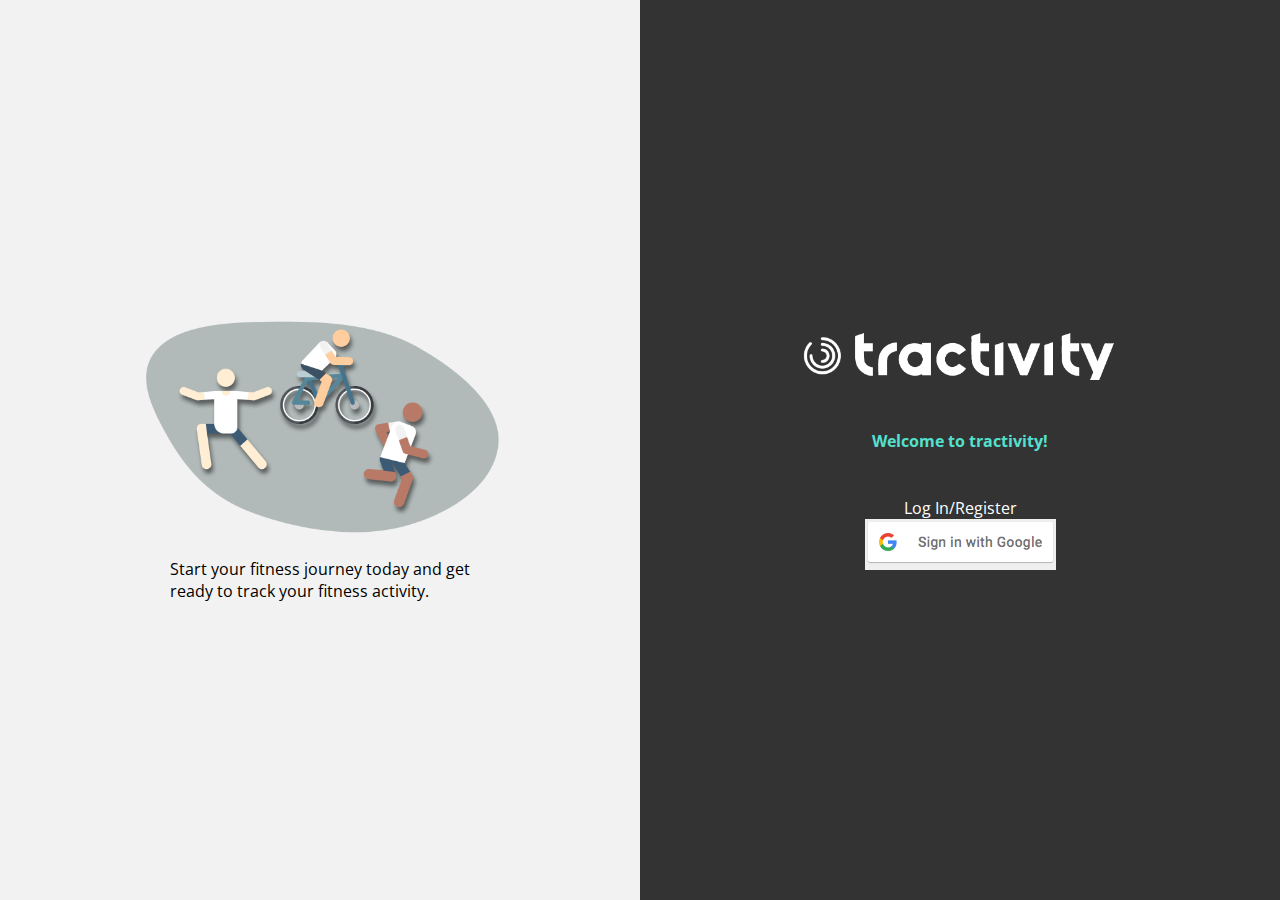
<file: public/splash.html>
<!DOCTYPE html>
<html lang="en">

<head>
	<meta charset="UTF-8">
  <script src="https://apis.google.com/js/platform.js" async defer></script>
   <meta name="viewport" content="width=device-width, initial-scale=1.0">
	<meta name="google-signin-client_id" content="23449989577-tfliv8dtpfvstbgkapa0seiiqumql7di.apps.googleusercontent.com">
	<title>Splash page</title>
	<link rel="preconnect" href="https://fonts.gstatic.com">
	<link href="https://fonts.googleapis.com/css2?family=Open+Sans&display=swap" rel="stylesheet">
	<link href="https://fonts.googleapis.com/css2?family=Open+Sans:ital,wght@1,700;1,800&display=swap" rel="stylesheet">
	<link href="./reset.css" rel="stylesheet" type="text/css" />
	<link href="./demo.css" rel="stylesheet" type="text/css" />
</head>

<body>
  <div id = 'screen'>
  <div id = 'leftsection'>
    <div id = 'leftpicture'>
      <img id="workoutImage" src="./images/header.png" alt="people playing sports" />
    </div>
    <div id = 'lefttext'>
      Start your fitness journey today and get ready to track your
      fitness activity.
    </div>
  </div>
  
  <div id = 'loginsection'>
    <div id = 'logopicture'>
      <img id="logoImage" src="./images/logo.png" alt="tract logo" />
    </div>
    
    <div id = 'welcome1'> Welcome to tractivity! </div>

    <div id = 'login'> 
      <div id = 'logintext'> Log In/Register</div>

      
          <!-- data-onsuccess="onSignIn" -->
      <a href="auth/google"> <button><img src="./images/sign_in.png" alt="sign in"/></button></a>
			
</a>

    
    </div>
      

 
  </div>

    </div>

</body>
</html>
</file>
<file: public/demo.css>
html {
  height: 100%;
}

body {
  font-family: "Open Sans", sans-serif;
  background-color: #f2f2f2;
  display: flex;
  flex-direction: column;
  align-items: center;
  min-height: 100vh;
  height: 100%;
}


header {
  font-size: larger;
  margin: 15px;
  display: flex;
  justify-content: center;
}

main {
  padding: 15px;
  display: flex;
  flex-direction: column;
  justify-content: center;
  align-items: center;
  flex-grow: 1;
  max-width: 700px;
}


#screen {
  display: flex;
  flex-direction: row;
  width: 100%;
  height: 100%;
}

@media screen and (max-width: 768px) {
#screen {
  display: flex;
  flex-direction: column;
  width: 100%;
  height: 100%;
}
}


#leftsection {
  display: flex;
  flex-grow: 1;
  flex-direction: column;
  justify-content: center;
  align-items: center;
  width: 50%;
  height: 100%;
  margin: auto;
}

@media screen and (max-width: 768px) {
#leftsection {
  display: flex;
  flex-grow: 1;
  flex-direction: column;
  justify-content: center;
  align-items: center;
  width: 100%;
  height: 30%;
  min-height: 250px;
  padding-top: 50px;
  padding-bottom: 50px;
  margin: auto;
}
}

#loginsection {
  display: flex;
  flex-grow: 1;
  flex-direction: column;
  justify-content: center;
  align-items: center;
  width: 50%;
  background-color: #333333;
  height: 100%;
  margin: auto;
}

@media screen and (max-width: 768px) {
#loginsection {
  display: flex;
  flex-grow: 1;
  flex-direction: column;
  justify-content: space-evenly;
  align-items: center;
  width: 100%;
  background-color: #333333;
  height: 50%;
  margin: auto;
  padding-top: 50px;
  padding-bottom: 75px;
}
}


#welcome1{
  color: #53e0cd;
  font-weight: bold;
}


@media only screen and (min-width: 768px) {
#welcome1{
  color: #53e0cd;
  font-weight: bold;
  padding: 45px;
}
}



#logintext{
  color: white;
  margin: auto;
}

#login{
 display: flex;
 flex-direction: column;
 align-items: center;
 justify-content: center;

}

#leftpicture{
 width: 60%;
 max-width: 500px;
}

@media only screen and (max-width: 768px) {
#leftpicture{
 width: 50%;
 max-width: 300px;
}
}

#lefttext{
width: 60%;
max-width: 300px;

}

#workoutImage{
  width:100%;
}

#logopicture{
 width: 60%;
 max-width: 320px;

}


#logoImage{
  width:100%;
}
</file>
